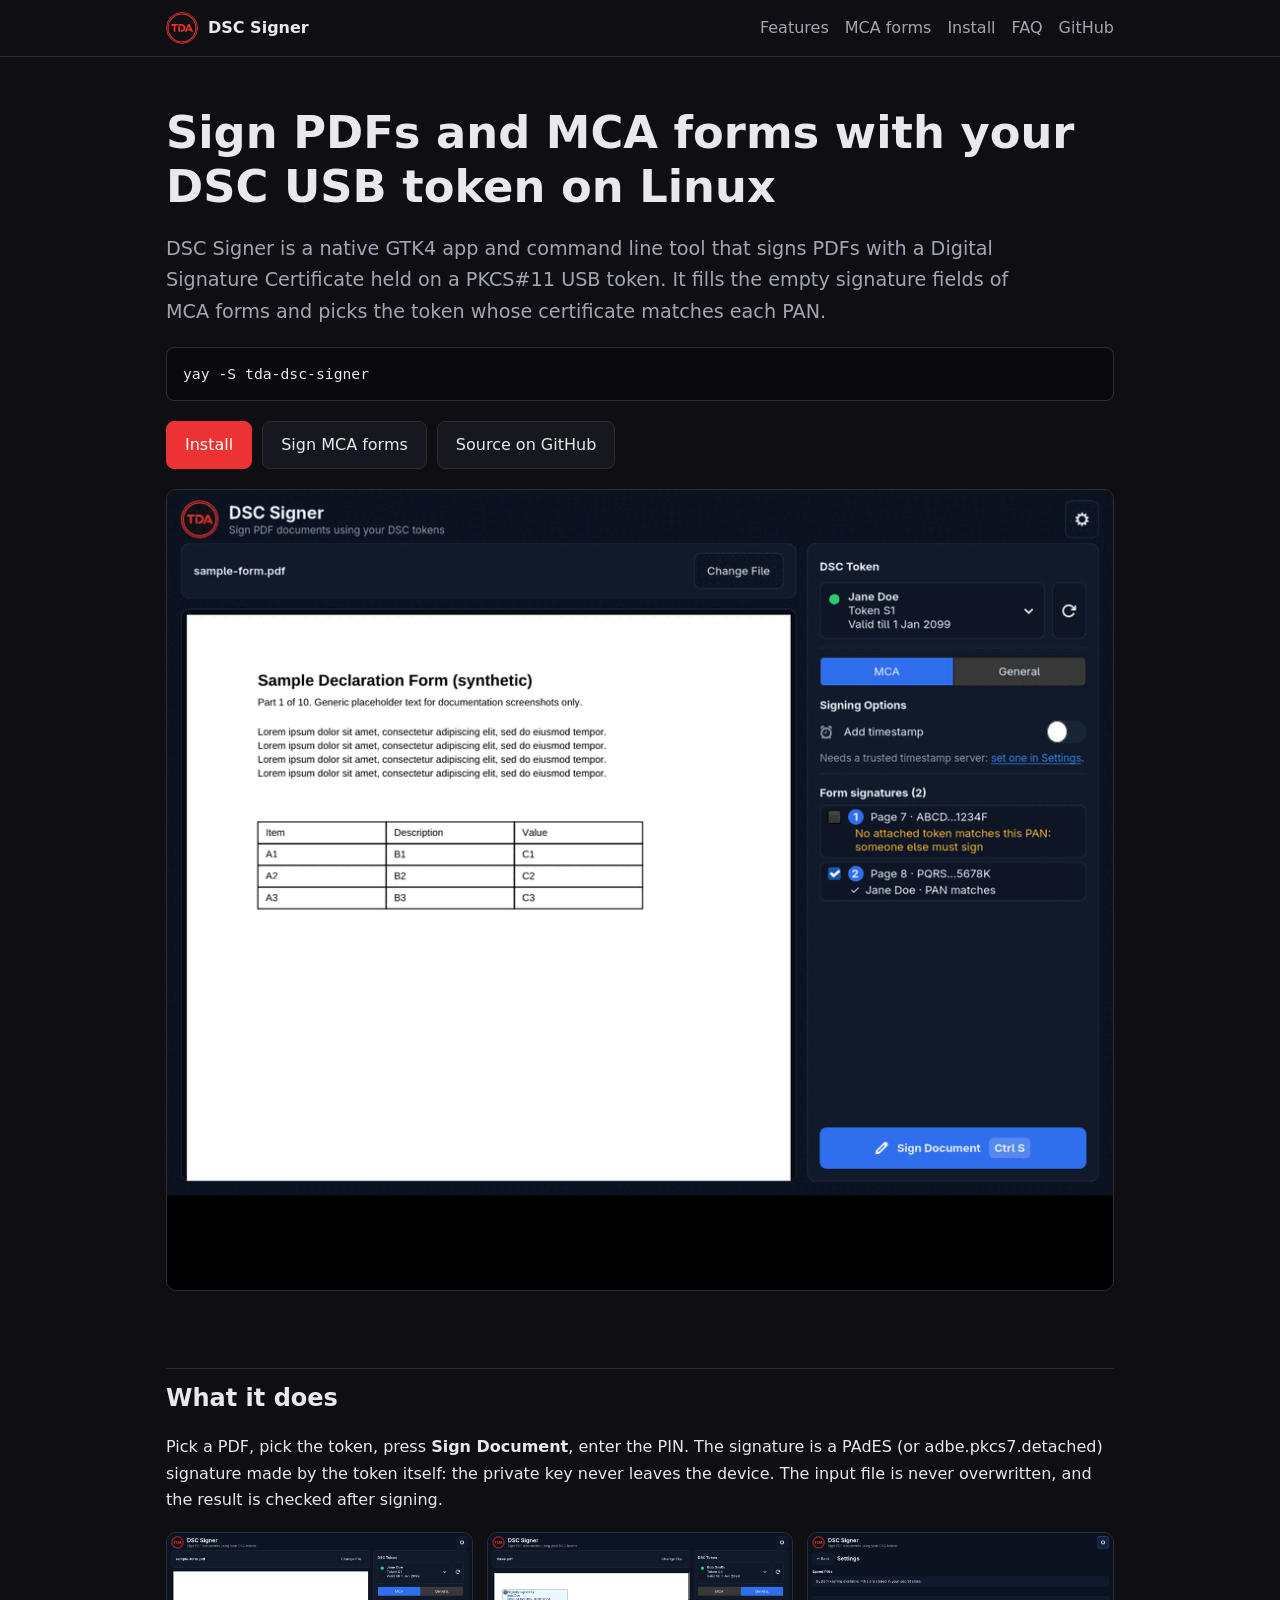
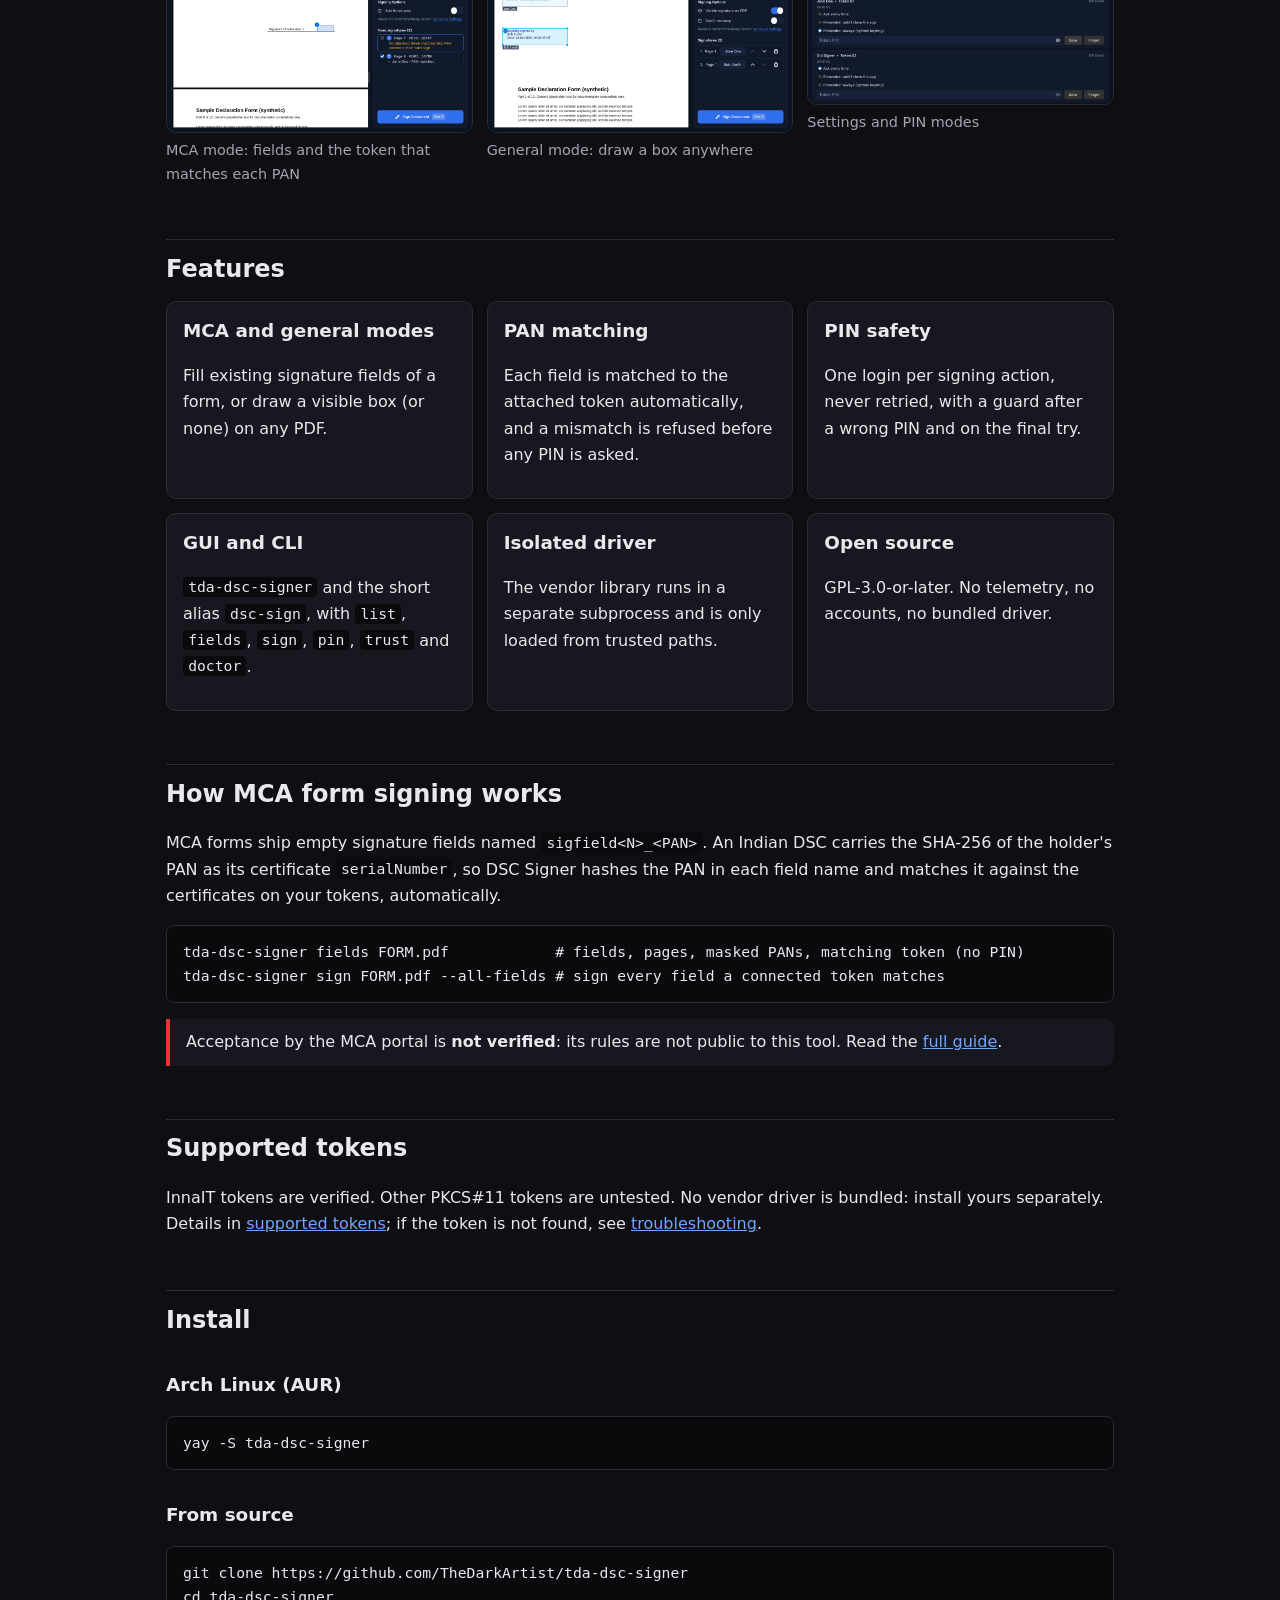
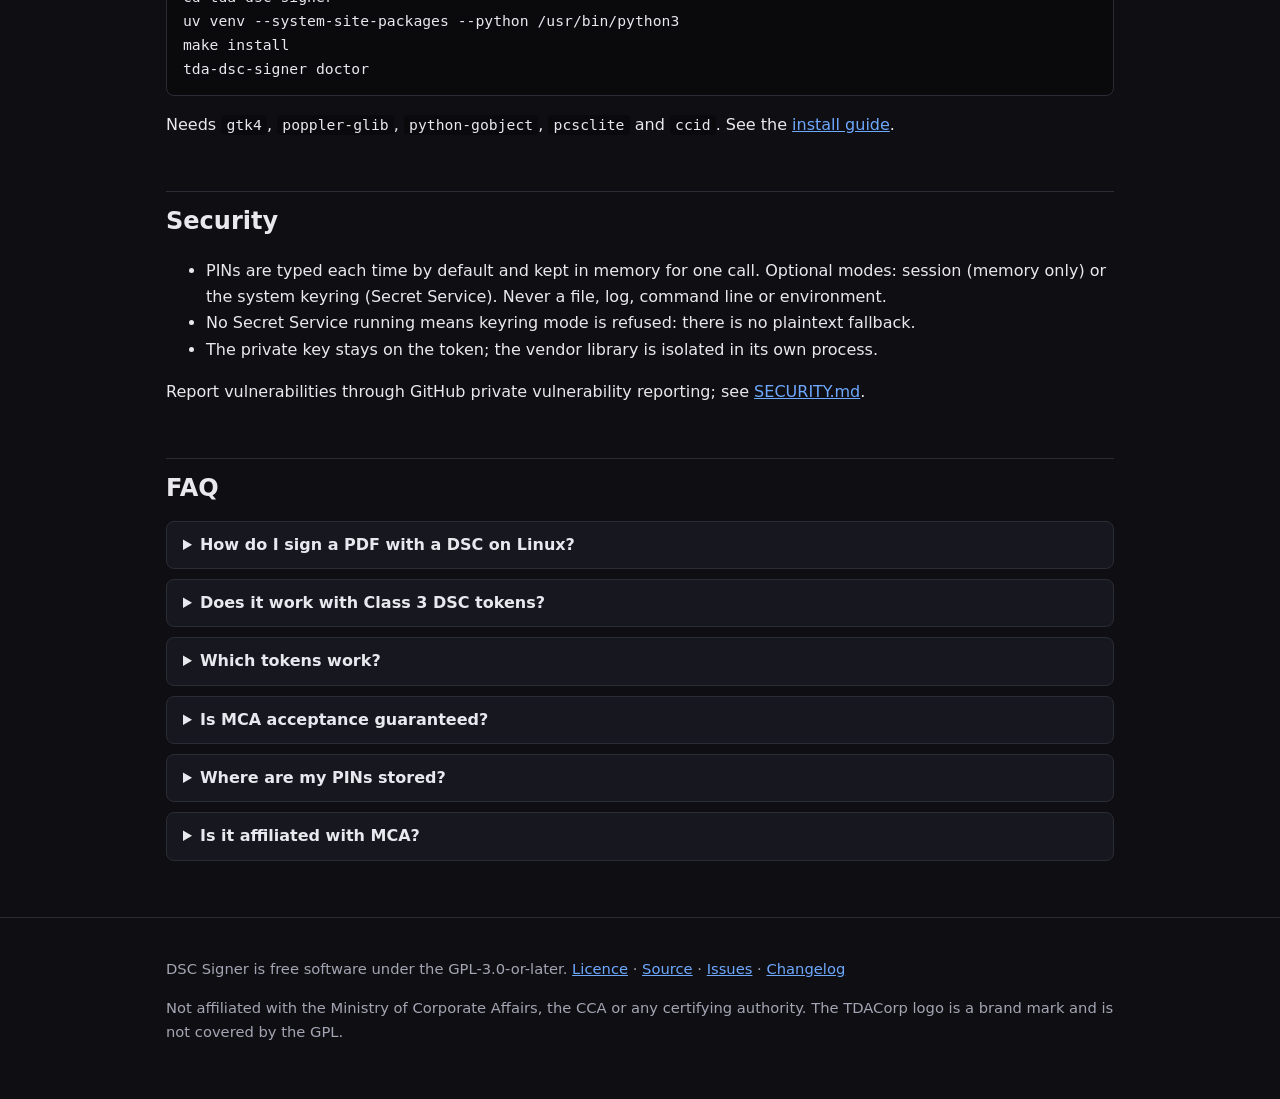
<file: docs/index.html>
<!doctype html>
<html lang="en">
<head>
<meta charset="utf-8">
<meta name="viewport" content="width=device-width,initial-scale=1">
<title>DSC Signer: sign PDFs and MCA forms with your DSC token on Linux</title>
<meta name="description" content="Free, open-source GTK4 app to sign PDFs and MCA forms with your DSC USB token on Linux. Matches PAN fields to your certificate; PINs are never stored.">
<link rel="canonical" href="https://thedarkartist.github.io/tda-dsc-signer/">
<meta name="theme-color" content="#0f0f13">
<link rel="icon" type="image/svg+xml" href="assets/favicon.svg">
<link rel="stylesheet" href="assets/style.css">
<meta property="og:type" content="website">
<meta property="og:site_name" content="DSC Signer">
<meta property="og:title" content="DSC Signer: sign PDFs and MCA forms with your DSC token on Linux">
<meta property="og:description" content="Free, open-source GTK4 app to sign PDFs and MCA forms with your DSC USB token on Linux. Matches PAN fields to your certificate; PINs are never stored.">
<meta property="og:url" content="https://thedarkartist.github.io/tda-dsc-signer/">
<meta property="og:image" content="https://thedarkartist.github.io/tda-dsc-signer/assets/social-preview.png">
<meta property="og:image:width" content="1280">
<meta property="og:image:height" content="640">
<meta name="twitter:card" content="summary_large_image">
<meta name="twitter:title" content="DSC Signer: sign PDFs and MCA forms with your DSC token on Linux">
<meta name="twitter:description" content="Free, open-source GTK4 app to sign PDFs and MCA forms with your DSC USB token on Linux. Matches PAN fields to your certificate; PINs are never stored.">
<meta name="twitter:image" content="https://thedarkartist.github.io/tda-dsc-signer/assets/social-preview.png">
<script type="application/ld+json">{"@context": "https://schema.org", "@type": "SoftwareApplication", "name": "DSC Signer", "applicationCategory": "SecurityApplication", "operatingSystem": "Linux", "description": "Free, open-source GTK4 app to sign PDFs and MCA forms with your DSC USB token on Linux. Matches PAN fields to your certificate; PINs are never stored.", "url": "https://thedarkartist.github.io/tda-dsc-signer/", "softwareVersion": "0.1.0", "license": "https://www.gnu.org/licenses/gpl-3.0.html", "downloadUrl": "https://github.com/TheDarkArtist/tda-dsc-signer", "codeRepository": "https://github.com/TheDarkArtist/tda-dsc-signer", "offers": {"@type": "Offer", "price": "0", "priceCurrency": "USD"}, "screenshot": ["https://thedarkartist.github.io/tda-dsc-signer/screenshots/mca-mode.png", "https://thedarkartist.github.io/tda-dsc-signer/screenshots/general-mode.png", "https://thedarkartist.github.io/tda-dsc-signer/screenshots/settings.png"], "author": {"@type": "Person", "name": "Kushagra Sharma", "alternateName": "TheDarkArtist"}}</script>
<script type="application/ld+json">{"@context": "https://schema.org", "@type": "FAQPage", "mainEntity": [{"@type": "Question", "name": "How do I sign a PDF with a DSC on Linux?", "acceptedAnswer": {"@type": "Answer", "text": "Install DSC Signer and your token vendor's PKCS#11 driver, plug in the token, open the PDF with tda-dsc-signer file.pdf, draw a signature box, press Sign Document and enter the token PIN. The signed copy is saved next to the original; the input is never overwritten. The same can be done from the command line with tda-dsc-signer sign."}}, {"@type": "Question", "name": "Does it work with Class 3 DSC tokens?", "acceptedAnswer": {"@type": "Answer", "text": "DSC Signer signs with whichever signing certificate your token's PKCS#11 driver exposes. The certificate class is decided by the authority that issued it, not by this tool. Only InnaIT tokens have been tested."}}, {"@type": "Question", "name": "Which tokens work?", "acceptedAnswer": {"@type": "Answer", "text": "InnaIT tokens are verified. Other PKCS#11 tokens (for example ePass2003, WatchData, eToken) are untested: they may work if their Linux driver is installed, but there is no confirmation. Reports are welcome on the issue tracker."}}, {"@type": "Question", "name": "Is MCA acceptance guaranteed?", "acceptedAnswer": {"@type": "Answer", "text": "No. Acceptance by the MCA portal is not verified: the portal's rules are not public to this tool. The signature format used for form fields is configurable with --format so it can be changed if the portal expects something else."}}, {"@type": "Question", "name": "Where are my PINs stored?", "acceptedAnswer": {"@type": "Answer", "text": "By default nowhere: the PIN is typed each time and kept in memory for one call. Optionally you can keep it for the session (memory only) or in the system Secret Service keyring (KeePassXC or gnome-keyring). A PIN is never written to a config file, log, command line or environment variable, and there is no plaintext fallback."}}, {"@type": "Question", "name": "Is it affiliated with MCA?", "acceptedAnswer": {"@type": "Answer", "text": "No. DSC Signer is an independent project and is not affiliated with the Ministry of Corporate Affairs, the CCA or any certifying authority."}}]}</script>
</head>
<body>
<a class="skip" href="#main">Skip to content</a>
<header class="top"><div class="wrap"><a class="brand" href="./"><img src="assets/favicon.svg" alt="" width="32" height="32">DSC Signer</a>
<nav aria-label="Main"><a href="#features">Features</a><a href="#mca">MCA forms</a><a href="#install">Install</a><a href="#faq">FAQ</a><a href="https://github.com/TheDarkArtist/tda-dsc-signer">GitHub</a></nav></div></header>
<main id="main" class="wrap">
<section class="hero">
<h1>Sign PDFs and MCA forms with your DSC USB token on Linux</h1>
<p class="lead">DSC Signer is a native GTK4 app and command line tool that signs PDFs with a Digital Signature Certificate held on a PKCS#11 USB token. It fills the empty signature fields of MCA forms and picks the token whose certificate matches each PAN.</p>
<pre><code>yay -S tda-dsc-signer</code></pre>
<div class="btns"><a class="btn p" href="#install">Install</a><a class="btn" href="guides/sign-mca-forms-linux.html">Sign MCA forms</a><a class="btn" href="https://github.com/TheDarkArtist/tda-dsc-signer">Source on GitHub</a></div>
<img class="demo" src="screenshots/demo.gif" alt="Demo: opening a form, ticking a field that matches the token, pressing Sign Document, entering the PIN and getting the result" width="960" height="812">
</section>

<h2 id="what">What it does</h2>
<p>Pick a PDF, pick the token, press <strong>Sign Document</strong>, enter the PIN. The signature is a PAdES (or adbe.pkcs7.detached) signature made by the token itself: the private key never leaves the device. The input file is never overwritten, and the result is checked after signing.</p>
<div class="shots">
<figure><img src="screenshots/mca-mode.png" alt="MCA mode listing the signature fields of a form with PAN matches" loading="lazy" width="1100" height="720"><figcaption>MCA mode: fields and the token that matches each PAN</figcaption></figure>
<figure><img src="screenshots/general-mode.png" alt="General mode with a signature box drawn on a PDF page" loading="lazy" width="1100" height="720"><figcaption>General mode: draw a box anywhere</figcaption></figure>
<figure><img src="screenshots/settings.png" alt="Settings window with saved PIN modes" loading="lazy" width="1100" height="620"><figcaption>Settings and PIN modes</figcaption></figure>
</div>

<h2 id="features">Features</h2>
<div class="grid">
<div class="card"><h3>MCA and general modes</h3><p>Fill existing signature fields of a form, or draw a visible box (or none) on any PDF.</p></div>
<div class="card"><h3>PAN matching</h3><p>Each field is matched to the attached token automatically, and a mismatch is refused before any PIN is asked.</p></div>
<div class="card"><h3>PIN safety</h3><p>One login per signing action, never retried, with a guard after a wrong PIN and on the final try.</p></div>
<div class="card"><h3>GUI and CLI</h3><p><code>tda-dsc-signer</code> and the short alias <code>dsc-sign</code>, with <code>list</code>, <code>fields</code>, <code>sign</code>, <code>pin</code>, <code>trust</code> and <code>doctor</code>.</p></div>
<div class="card"><h3>Isolated driver</h3><p>The vendor library runs in a separate subprocess and is only loaded from trusted paths.</p></div>
<div class="card"><h3>Open source</h3><p>GPL-3.0-or-later. No telemetry, no accounts, no bundled driver.</p></div>
</div>

<h2 id="mca">How MCA form signing works</h2>
<p>MCA forms ship empty signature fields named <code>sigfield&lt;N&gt;_&lt;PAN&gt;</code>. An Indian DSC carries the SHA-256 of the holder's PAN as its certificate <code>serialNumber</code>, so DSC Signer hashes the PAN in each field name and matches it against the certificates on your tokens, automatically.</p>
<pre><code>tda-dsc-signer fields FORM.pdf            # fields, pages, masked PANs, matching token (no PIN)
tda-dsc-signer sign FORM.pdf --all-fields # sign every field a connected token matches</code></pre>
<p class="note">Acceptance by the MCA portal is <strong>not verified</strong>: its rules are not public to this tool. Read the <a href="guides/sign-mca-forms-linux.html">full guide</a>.</p>

<h2 id="tokens">Supported tokens</h2>
<p>InnaIT tokens are verified. Other PKCS#11 tokens are untested. No vendor driver is bundled: install yours separately. Details in <a href="guides/supported-tokens.html">supported tokens</a>; if the token is not found, see <a href="guides/troubleshooting.html">troubleshooting</a>.</p>

<h2 id="install">Install</h2>
<h3>Arch Linux (AUR)</h3>
<pre><code>yay -S tda-dsc-signer</code></pre>
<h3>From source</h3>
<pre><code>git clone https://github.com/TheDarkArtist/tda-dsc-signer
cd tda-dsc-signer
uv venv --system-site-packages --python /usr/bin/python3
make install
tda-dsc-signer doctor</code></pre>
<p>Needs <code>gtk4</code>, <code>poppler-glib</code>, <code>python-gobject</code>, <code>pcsclite</code> and <code>ccid</code>. See the <a href="guides/install-arch-aur.html">install guide</a>.</p>

<h2 id="security">Security</h2>
<ul>
<li>PINs are typed each time by default and kept in memory for one call. Optional modes: session (memory only) or the system keyring (Secret Service). Never a file, log, command line or environment.</li>
<li>No Secret Service running means keyring mode is refused: there is no plaintext fallback.</li>
<li>The private key stays on the token; the vendor library is isolated in its own process.</li>
</ul>
<p>Report vulnerabilities through GitHub private vulnerability reporting; see <a href="https://github.com/TheDarkArtist/tda-dsc-signer/blob/main/SECURITY.md">SECURITY.md</a>.</p>

<h2 id="faq">FAQ</h2>
<details><summary>How do I sign a PDF with a DSC on Linux?</summary><p>Install DSC Signer and your token vendor's PKCS#11 driver, plug in the token, open the PDF with tda-dsc-signer file.pdf, draw a signature box, press Sign Document and enter the token PIN. The signed copy is saved next to the original; the input is never overwritten. The same can be done from the command line with tda-dsc-signer sign.</p></details>
<details><summary>Does it work with Class 3 DSC tokens?</summary><p>DSC Signer signs with whichever signing certificate your token's PKCS#11 driver exposes. The certificate class is decided by the authority that issued it, not by this tool. Only InnaIT tokens have been tested.</p></details>
<details><summary>Which tokens work?</summary><p>InnaIT tokens are verified. Other PKCS#11 tokens (for example ePass2003, WatchData, eToken) are untested: they may work if their Linux driver is installed, but there is no confirmation. Reports are welcome on the issue tracker.</p></details>
<details><summary>Is MCA acceptance guaranteed?</summary><p>No. Acceptance by the MCA portal is not verified: the portal's rules are not public to this tool. The signature format used for form fields is configurable with --format so it can be changed if the portal expects something else.</p></details>
<details><summary>Where are my PINs stored?</summary><p>By default nowhere: the PIN is typed each time and kept in memory for one call. Optionally you can keep it for the session (memory only) or in the system Secret Service keyring (KeePassXC or gnome-keyring). A PIN is never written to a config file, log, command line or environment variable, and there is no plaintext fallback.</p></details>
<details><summary>Is it affiliated with MCA?</summary><p>No. DSC Signer is an independent project and is not affiliated with the Ministry of Corporate Affairs, the CCA or any certifying authority.</p></details>
</main>
<footer><div class="wrap">
<p>DSC Signer is free software under the GPL-3.0-or-later. <a href="https://github.com/TheDarkArtist/tda-dsc-signer/blob/main/LICENSE">Licence</a> · <a href="https://github.com/TheDarkArtist/tda-dsc-signer">Source</a> · <a href="https://github.com/TheDarkArtist/tda-dsc-signer/issues">Issues</a> · <a href="https://github.com/TheDarkArtist/tda-dsc-signer/blob/main/CHANGELOG.md">Changelog</a></p>
<p>Not affiliated with the Ministry of Corporate Affairs, the CCA or any certifying authority. The TDACorp logo is a brand mark and is not covered by the GPL.</p>
</div></footer>
</body>
</html>
</file>
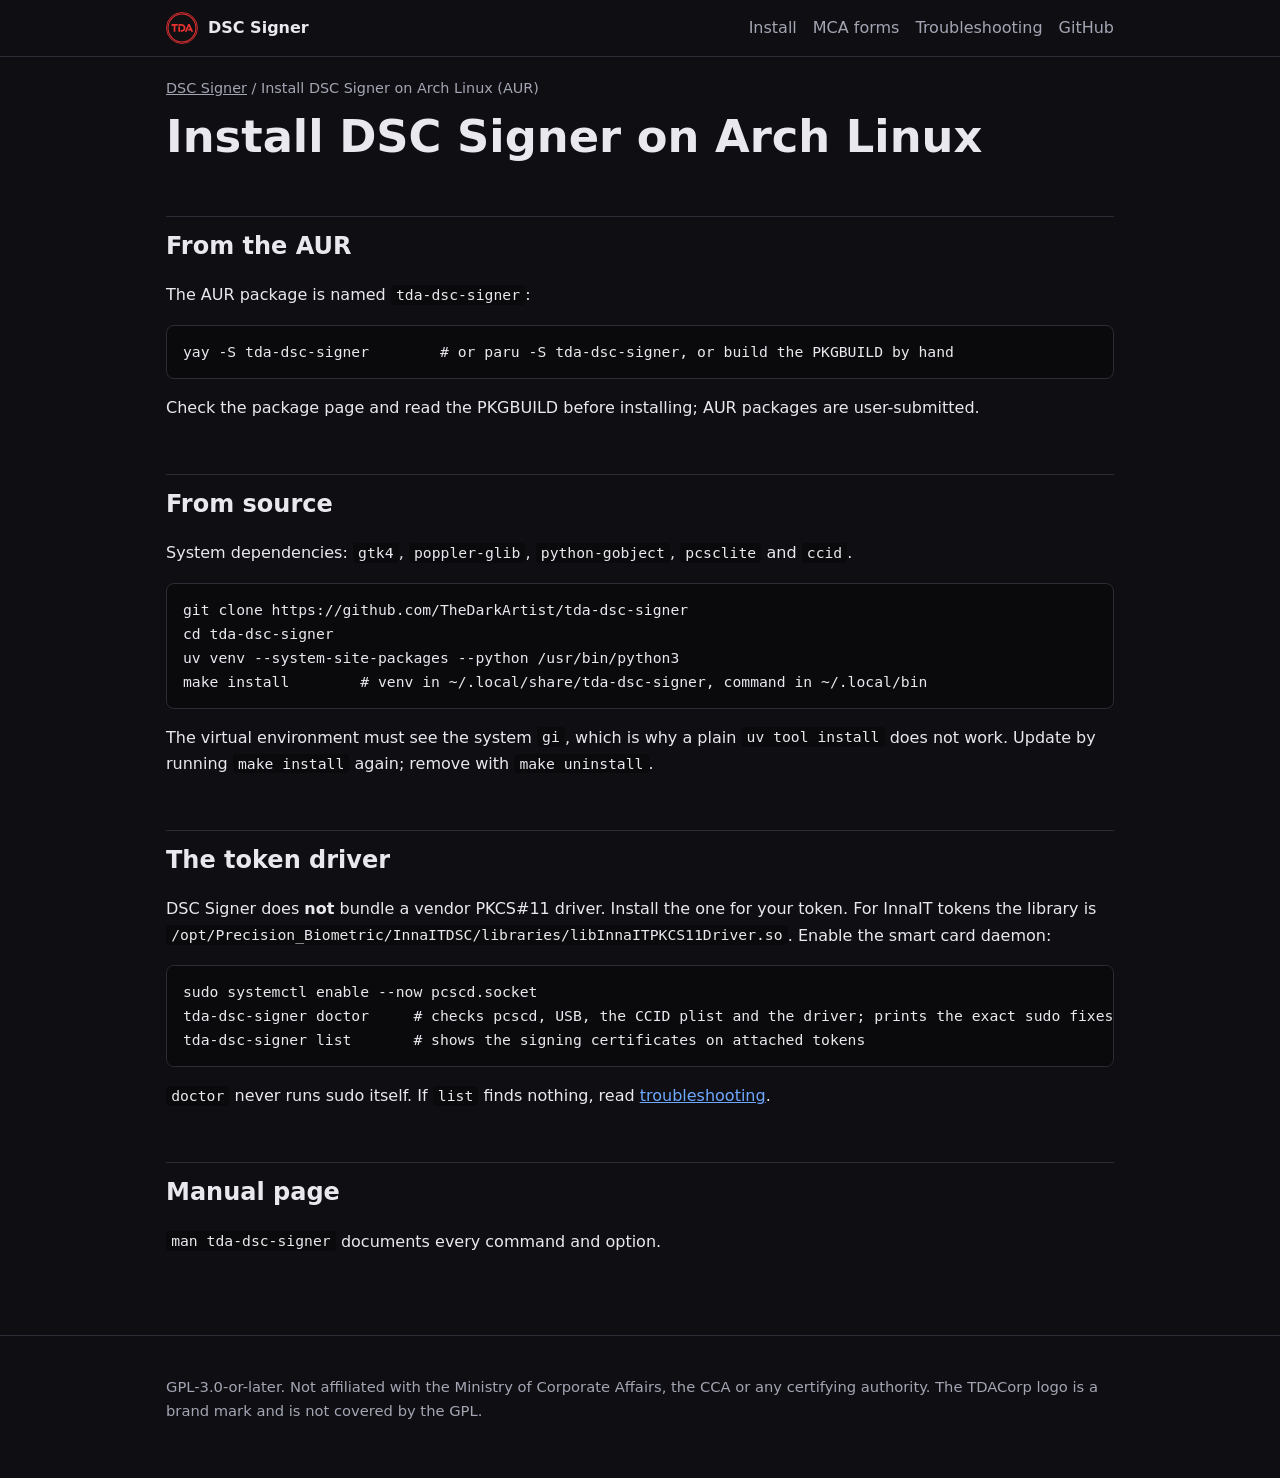
<file: docs/guides/install-arch-aur.html>
<!doctype html>
<html lang="en">
<head>
<meta charset="utf-8">
<meta name="viewport" content="width=device-width,initial-scale=1">
<title>Install DSC Signer on Arch Linux (AUR) | DSC Signer</title>
<meta name="description" content="Install the DSC Signer GTK4 PDF signer on Arch Linux from the AUR or from source, plus the token driver and pcscd setup it needs.">
<link rel="canonical" href="https://thedarkartist.github.io/tda-dsc-signer/guides/install-arch-aur.html">
<meta name="theme-color" content="#0f0f13">
<link rel="icon" type="image/svg+xml" href="../assets/favicon.svg">
<link rel="stylesheet" href="../assets/style.css">
<meta property="og:type" content="article">
<meta property="og:site_name" content="DSC Signer">
<meta property="og:title" content="Install DSC Signer on Arch Linux (AUR) | DSC Signer">
<meta property="og:description" content="Install the DSC Signer GTK4 PDF signer on Arch Linux from the AUR or from source, plus the token driver and pcscd setup it needs.">
<meta property="og:url" content="https://thedarkartist.github.io/tda-dsc-signer/guides/install-arch-aur.html">
<meta property="og:image" content="https://thedarkartist.github.io/tda-dsc-signer/assets/social-preview.png">
<meta name="twitter:card" content="summary_large_image">
<meta name="twitter:title" content="Install DSC Signer on Arch Linux (AUR) | DSC Signer">
<meta name="twitter:description" content="Install the DSC Signer GTK4 PDF signer on Arch Linux from the AUR or from source, plus the token driver and pcscd setup it needs.">
<meta name="twitter:image" content="https://thedarkartist.github.io/tda-dsc-signer/assets/social-preview.png">
<script type="application/ld+json">{"@context": "https://schema.org", "@type": "BreadcrumbList", "itemListElement": [{"@type": "ListItem", "position": 1, "name": "DSC Signer", "item": "https://thedarkartist.github.io/tda-dsc-signer/"}, {"@type": "ListItem", "position": 2, "name": "Install DSC Signer on Arch Linux (AUR)", "item": "https://thedarkartist.github.io/tda-dsc-signer/guides/install-arch-aur.html"}]}</script>
</head>
<body>
<a class="skip" href="#main">Skip to content</a>
<header class="top"><div class="wrap"><a class="brand" href="../index.html"><img src="../assets/favicon.svg" alt="" width="32" height="32">DSC Signer</a>
<nav aria-label="Main"><a href="../index.html#install">Install</a><a href="sign-mca-forms-linux.html">MCA forms</a>
<a href="troubleshooting.html">Troubleshooting</a><a href="https://github.com/TheDarkArtist/tda-dsc-signer">GitHub</a></nav></div></header>
<main id="main" class="wrap">
<p class="crumbs"><a href="../index.html">DSC Signer</a> / Install DSC Signer on Arch Linux (AUR)</p>
<article>
<h1>Install DSC Signer on Arch Linux</h1>
<h2>From the AUR</h2>
<p>The AUR package is named <code>tda-dsc-signer</code>:</p>
<pre><code>yay -S tda-dsc-signer        # or paru -S tda-dsc-signer, or build the PKGBUILD by hand</code></pre>
<p>Check the package page and read the PKGBUILD before installing; AUR packages are user-submitted.</p>
<h2>From source</h2>
<p>System dependencies: <code>gtk4</code>, <code>poppler-glib</code>, <code>python-gobject</code>, <code>pcsclite</code> and <code>ccid</code>.</p>
<pre><code>git clone https://github.com/TheDarkArtist/tda-dsc-signer
cd tda-dsc-signer
uv venv --system-site-packages --python /usr/bin/python3
make install        # venv in ~/.local/share/tda-dsc-signer, command in ~/.local/bin</code></pre>
<p>The virtual environment must see the system <code>gi</code>, which is why a plain <code>uv tool install</code> does not work. Update by running <code>make install</code> again; remove with <code>make uninstall</code>.</p>
<h2>The token driver</h2>
<p>DSC Signer does <strong>not</strong> bundle a vendor PKCS#11 driver. Install the one for your token. For InnaIT tokens the library is <code>/opt/Precision_Biometric/InnaITDSC/libraries/libInnaITPKCS11Driver.so</code>. Enable the smart card daemon:</p>
<pre><code>sudo systemctl enable --now pcscd.socket
tda-dsc-signer doctor     # checks pcscd, USB, the CCID plist and the driver; prints the exact sudo fixes
tda-dsc-signer list       # shows the signing certificates on attached tokens</code></pre>
<p><code>doctor</code> never runs sudo itself. If <code>list</code> finds nothing, read <a href="troubleshooting.html">troubleshooting</a>.</p>
<h2>Manual page</h2>
<p><code>man tda-dsc-signer</code> documents every command and option.</p>
</article>
</main>
<footer><div class="wrap"><p>GPL-3.0-or-later. Not affiliated with the Ministry of Corporate Affairs, the CCA or any certifying authority.
The TDACorp logo is a brand mark and is not covered by the GPL.</p></div></footer>
</body>
</html>
</file>
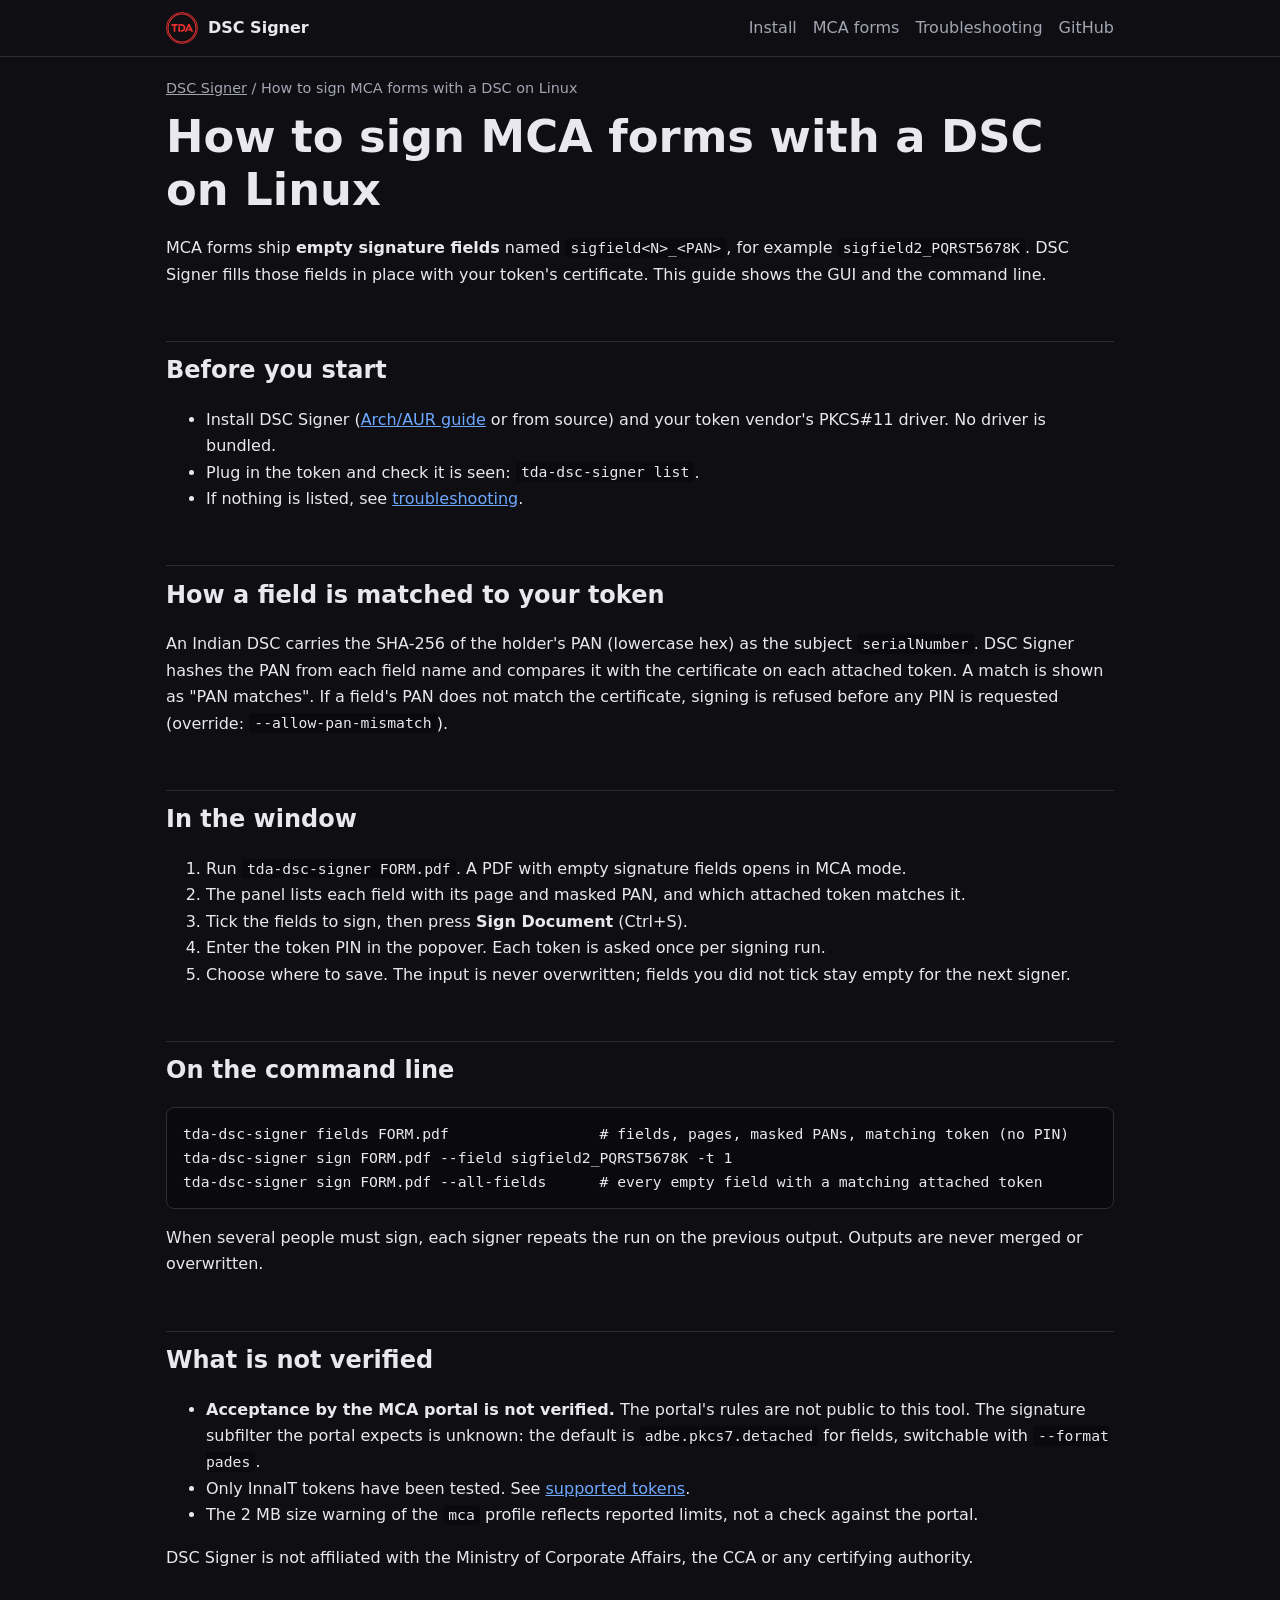
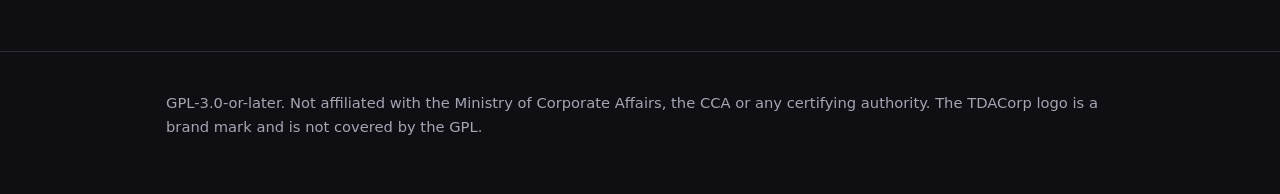
<file: docs/guides/sign-mca-forms-linux.html>
<!doctype html>
<html lang="en">
<head>
<meta charset="utf-8">
<meta name="viewport" content="width=device-width,initial-scale=1">
<title>How to sign MCA forms with a DSC on Linux | DSC Signer</title>
<meta name="description" content="Step by step: sign the empty signature fields of an MCA form with a DSC USB token on Linux. PAN matching, GUI and command line, and what is unverified.">
<link rel="canonical" href="https://thedarkartist.github.io/tda-dsc-signer/guides/sign-mca-forms-linux.html">
<meta name="theme-color" content="#0f0f13">
<link rel="icon" type="image/svg+xml" href="../assets/favicon.svg">
<link rel="stylesheet" href="../assets/style.css">
<meta property="og:type" content="article">
<meta property="og:site_name" content="DSC Signer">
<meta property="og:title" content="How to sign MCA forms with a DSC on Linux | DSC Signer">
<meta property="og:description" content="Step by step: sign the empty signature fields of an MCA form with a DSC USB token on Linux. PAN matching, GUI and command line, and what is unverified.">
<meta property="og:url" content="https://thedarkartist.github.io/tda-dsc-signer/guides/sign-mca-forms-linux.html">
<meta property="og:image" content="https://thedarkartist.github.io/tda-dsc-signer/assets/social-preview.png">
<meta name="twitter:card" content="summary_large_image">
<meta name="twitter:title" content="How to sign MCA forms with a DSC on Linux | DSC Signer">
<meta name="twitter:description" content="Step by step: sign the empty signature fields of an MCA form with a DSC USB token on Linux. PAN matching, GUI and command line, and what is unverified.">
<meta name="twitter:image" content="https://thedarkartist.github.io/tda-dsc-signer/assets/social-preview.png">
<script type="application/ld+json">{"@context": "https://schema.org", "@type": "BreadcrumbList", "itemListElement": [{"@type": "ListItem", "position": 1, "name": "DSC Signer", "item": "https://thedarkartist.github.io/tda-dsc-signer/"}, {"@type": "ListItem", "position": 2, "name": "How to sign MCA forms with a DSC on Linux", "item": "https://thedarkartist.github.io/tda-dsc-signer/guides/sign-mca-forms-linux.html"}]}</script>
</head>
<body>
<a class="skip" href="#main">Skip to content</a>
<header class="top"><div class="wrap"><a class="brand" href="../index.html"><img src="../assets/favicon.svg" alt="" width="32" height="32">DSC Signer</a>
<nav aria-label="Main"><a href="../index.html#install">Install</a><a href="sign-mca-forms-linux.html">MCA forms</a>
<a href="troubleshooting.html">Troubleshooting</a><a href="https://github.com/TheDarkArtist/tda-dsc-signer">GitHub</a></nav></div></header>
<main id="main" class="wrap">
<p class="crumbs"><a href="../index.html">DSC Signer</a> / How to sign MCA forms with a DSC on Linux</p>
<article>
<h1>How to sign MCA forms with a DSC on Linux</h1>
<p>MCA forms ship <strong>empty signature fields</strong> named <code>sigfield&lt;N&gt;_&lt;PAN&gt;</code>, for example <code>sigfield2_PQRST5678K</code>. DSC Signer fills those fields in place with your token's certificate. This guide shows the GUI and the command line.</p>
<h2>Before you start</h2>
<ul><li>Install DSC Signer (<a href="install-arch-aur.html">Arch/AUR guide</a> or from source) and your token vendor's PKCS#11 driver. No driver is bundled.</li><li>Plug in the token and check it is seen: <code>tda-dsc-signer list</code>.</li><li>If nothing is listed, see <a href="troubleshooting.html">troubleshooting</a>.</li></ul>
<h2>How a field is matched to your token</h2>
<p>An Indian DSC carries the SHA-256 of the holder's PAN (lowercase hex) as the subject <code>serialNumber</code>. DSC Signer hashes the PAN from each field name and compares it with the certificate on each attached token. A match is shown as "PAN matches". If a field's PAN does not match the certificate, signing is refused before any PIN is requested (override: <code>--allow-pan-mismatch</code>).</p>
<h2>In the window</h2>
<ol><li>Run <code>tda-dsc-signer FORM.pdf</code>. A PDF with empty signature fields opens in MCA mode.</li><li>The panel lists each field with its page and masked PAN, and which attached token matches it.</li><li>Tick the fields to sign, then press <strong>Sign Document</strong> (Ctrl+S).</li><li>Enter the token PIN in the popover. Each token is asked once per signing run.</li><li>Choose where to save. The input is never overwritten; fields you did not tick stay empty for the next signer.</li></ol>
<h2>On the command line</h2>
<pre><code>tda-dsc-signer fields FORM.pdf                 # fields, pages, masked PANs, matching token (no PIN)
tda-dsc-signer sign FORM.pdf --field sigfield2_PQRST5678K -t 1
tda-dsc-signer sign FORM.pdf --all-fields      # every empty field with a matching attached token</code></pre>
<p>When several people must sign, each signer repeats the run on the previous output. Outputs are never merged or overwritten.</p>
<h2>What is not verified</h2>
<ul><li><strong>Acceptance by the MCA portal is not verified.</strong> The portal's rules are not public to this tool. The signature subfilter the portal expects is unknown: the default is <code>adbe.pkcs7.detached</code> for fields, switchable with <code>--format pades</code>.</li><li>Only InnaIT tokens have been tested. See <a href="supported-tokens.html">supported tokens</a>.</li><li>The 2 MB size warning of the <code>mca</code> profile reflects reported limits, not a check against the portal.</li></ul>
<p>DSC Signer is not affiliated with the Ministry of Corporate Affairs, the CCA or any certifying authority.</p>
</article>
</main>
<footer><div class="wrap"><p>GPL-3.0-or-later. Not affiliated with the Ministry of Corporate Affairs, the CCA or any certifying authority.
The TDACorp logo is a brand mark and is not covered by the GPL.</p></div></footer>
</body>
</html>
</file>
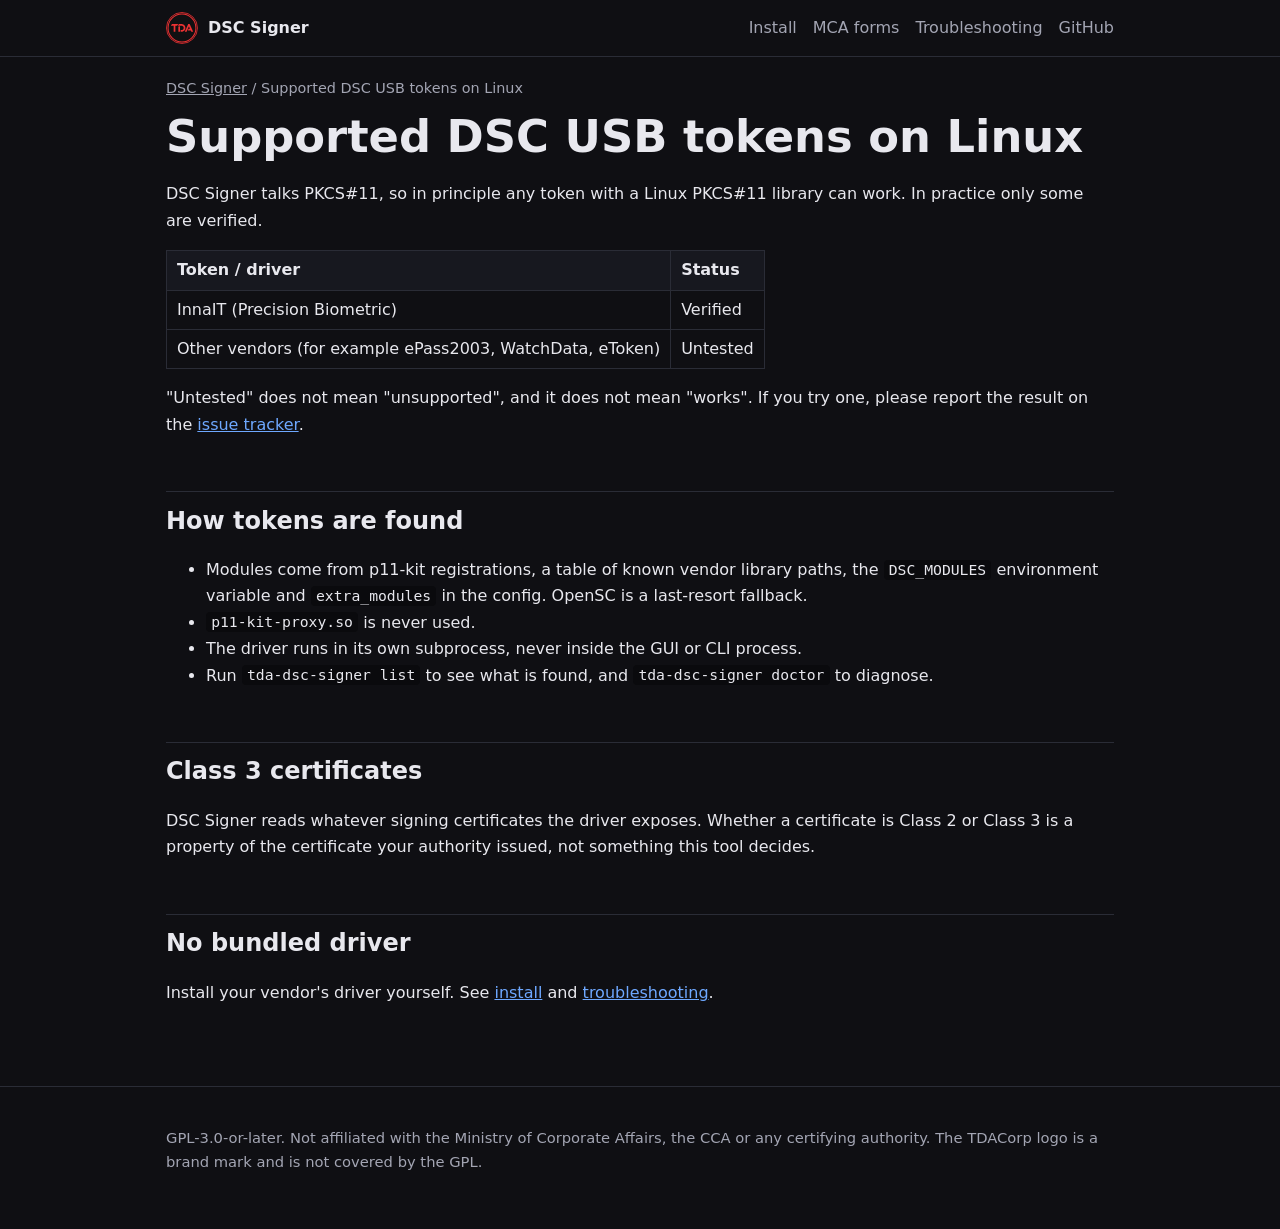
<file: docs/guides/supported-tokens.html>
<!doctype html>
<html lang="en">
<head>
<meta charset="utf-8">
<meta name="viewport" content="width=device-width,initial-scale=1">
<title>Supported DSC USB tokens on Linux | DSC Signer</title>
<meta name="description" content="Which DSC USB tokens work with DSC Signer on Linux: InnaIT is verified, others are untested. How tokens are found and how to report your token.">
<link rel="canonical" href="https://thedarkartist.github.io/tda-dsc-signer/guides/supported-tokens.html">
<meta name="theme-color" content="#0f0f13">
<link rel="icon" type="image/svg+xml" href="../assets/favicon.svg">
<link rel="stylesheet" href="../assets/style.css">
<meta property="og:type" content="article">
<meta property="og:site_name" content="DSC Signer">
<meta property="og:title" content="Supported DSC USB tokens on Linux | DSC Signer">
<meta property="og:description" content="Which DSC USB tokens work with DSC Signer on Linux: InnaIT is verified, others are untested. How tokens are found and how to report your token.">
<meta property="og:url" content="https://thedarkartist.github.io/tda-dsc-signer/guides/supported-tokens.html">
<meta property="og:image" content="https://thedarkartist.github.io/tda-dsc-signer/assets/social-preview.png">
<meta name="twitter:card" content="summary_large_image">
<meta name="twitter:title" content="Supported DSC USB tokens on Linux | DSC Signer">
<meta name="twitter:description" content="Which DSC USB tokens work with DSC Signer on Linux: InnaIT is verified, others are untested. How tokens are found and how to report your token.">
<meta name="twitter:image" content="https://thedarkartist.github.io/tda-dsc-signer/assets/social-preview.png">
<script type="application/ld+json">{"@context": "https://schema.org", "@type": "BreadcrumbList", "itemListElement": [{"@type": "ListItem", "position": 1, "name": "DSC Signer", "item": "https://thedarkartist.github.io/tda-dsc-signer/"}, {"@type": "ListItem", "position": 2, "name": "Supported DSC USB tokens on Linux", "item": "https://thedarkartist.github.io/tda-dsc-signer/guides/supported-tokens.html"}]}</script>
</head>
<body>
<a class="skip" href="#main">Skip to content</a>
<header class="top"><div class="wrap"><a class="brand" href="../index.html"><img src="../assets/favicon.svg" alt="" width="32" height="32">DSC Signer</a>
<nav aria-label="Main"><a href="../index.html#install">Install</a><a href="sign-mca-forms-linux.html">MCA forms</a>
<a href="troubleshooting.html">Troubleshooting</a><a href="https://github.com/TheDarkArtist/tda-dsc-signer">GitHub</a></nav></div></header>
<main id="main" class="wrap">
<p class="crumbs"><a href="../index.html">DSC Signer</a> / Supported DSC USB tokens on Linux</p>
<article>
<h1>Supported DSC USB tokens on Linux</h1>
<p>DSC Signer talks PKCS#11, so in principle any token with a Linux PKCS#11 library can work. In practice only some are verified.</p>
<table><thead><tr><th>Token / driver</th><th>Status</th></tr></thead><tbody><tr><td>InnaIT (Precision Biometric)</td><td>Verified</td></tr><tr><td>Other vendors (for example ePass2003, WatchData, eToken)</td><td>Untested</td></tr></tbody></table>
<p>"Untested" does not mean "unsupported", and it does not mean "works". If you try one, please report the result on the <a href="https://github.com/TheDarkArtist/tda-dsc-signer/issues">issue tracker</a>.</p>
<h2>How tokens are found</h2>
<ul><li>Modules come from p11-kit registrations, a table of known vendor library paths, the <code>DSC_MODULES</code> environment variable and <code>extra_modules</code> in the config. OpenSC is a last-resort fallback.</li><li><code>p11-kit-proxy.so</code> is never used.</li><li>The driver runs in its own subprocess, never inside the GUI or CLI process.</li><li>Run <code>tda-dsc-signer list</code> to see what is found, and <code>tda-dsc-signer doctor</code> to diagnose.</li></ul>
<h2>Class 3 certificates</h2>
<p>DSC Signer reads whatever signing certificates the driver exposes. Whether a certificate is Class 2 or Class 3 is a property of the certificate your authority issued, not something this tool decides.</p>
<h2>No bundled driver</h2>
<p>Install your vendor's driver yourself. See <a href="install-arch-aur.html">install</a> and <a href="troubleshooting.html">troubleshooting</a>.</p>
</article>
</main>
<footer><div class="wrap"><p>GPL-3.0-or-later. Not affiliated with the Ministry of Corporate Affairs, the CCA or any certifying authority.
The TDACorp logo is a brand mark and is not covered by the GPL.</p></div></footer>
</body>
</html>
</file>
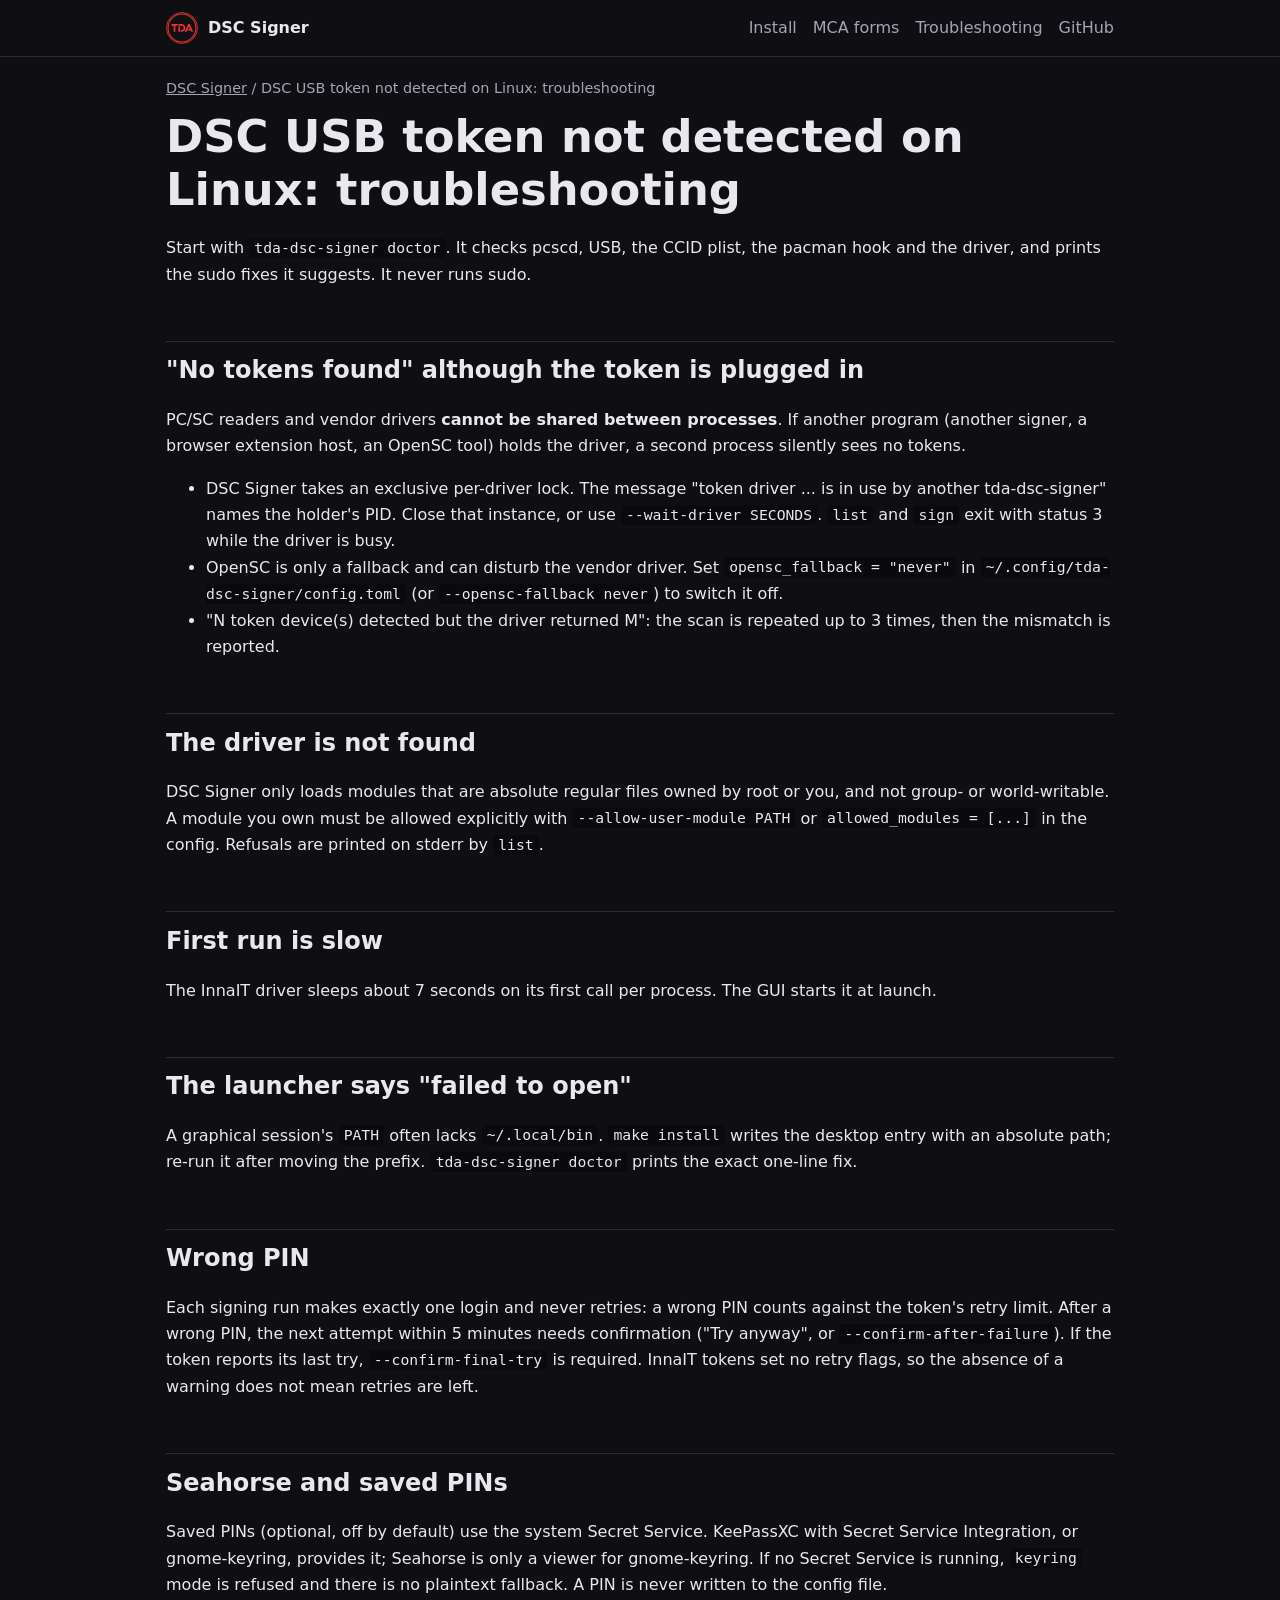
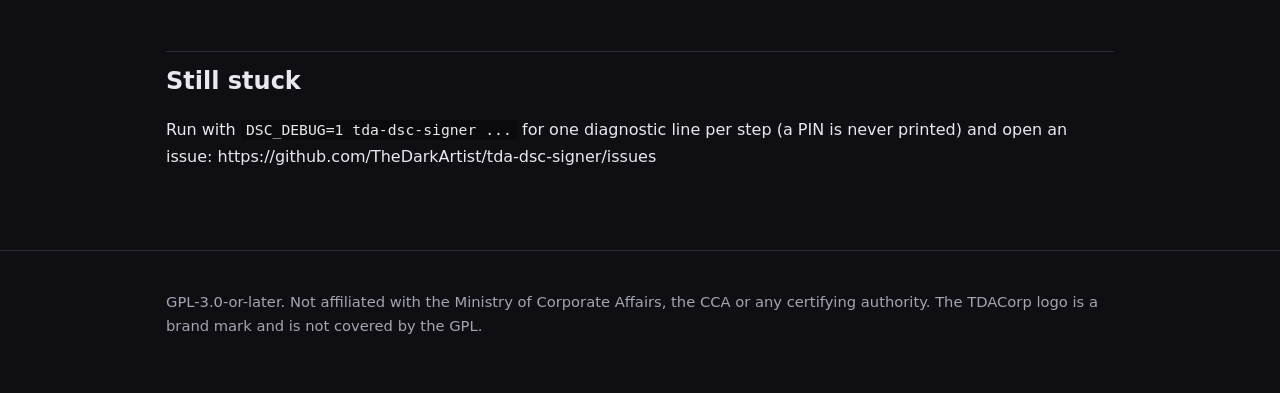
<file: docs/guides/troubleshooting.html>
<!doctype html>
<html lang="en">
<head>
<meta charset="utf-8">
<meta name="viewport" content="width=device-width,initial-scale=1">
<title>DSC USB token not detected on Linux: troubleshooting | DSC Signer</title>
<meta name="description" content="Fix a DSC USB token that is not detected on Linux: pcscd, CCID, the vendor driver, driver clashes between programs, launcher PATH and Seahorse notes.">
<link rel="canonical" href="https://thedarkartist.github.io/tda-dsc-signer/guides/troubleshooting.html">
<meta name="theme-color" content="#0f0f13">
<link rel="icon" type="image/svg+xml" href="../assets/favicon.svg">
<link rel="stylesheet" href="../assets/style.css">
<meta property="og:type" content="article">
<meta property="og:site_name" content="DSC Signer">
<meta property="og:title" content="DSC USB token not detected on Linux: troubleshooting | DSC Signer">
<meta property="og:description" content="Fix a DSC USB token that is not detected on Linux: pcscd, CCID, the vendor driver, driver clashes between programs, launcher PATH and Seahorse notes.">
<meta property="og:url" content="https://thedarkartist.github.io/tda-dsc-signer/guides/troubleshooting.html">
<meta property="og:image" content="https://thedarkartist.github.io/tda-dsc-signer/assets/social-preview.png">
<meta name="twitter:card" content="summary_large_image">
<meta name="twitter:title" content="DSC USB token not detected on Linux: troubleshooting | DSC Signer">
<meta name="twitter:description" content="Fix a DSC USB token that is not detected on Linux: pcscd, CCID, the vendor driver, driver clashes between programs, launcher PATH and Seahorse notes.">
<meta name="twitter:image" content="https://thedarkartist.github.io/tda-dsc-signer/assets/social-preview.png">
<script type="application/ld+json">{"@context": "https://schema.org", "@type": "BreadcrumbList", "itemListElement": [{"@type": "ListItem", "position": 1, "name": "DSC Signer", "item": "https://thedarkartist.github.io/tda-dsc-signer/"}, {"@type": "ListItem", "position": 2, "name": "DSC USB token not detected on Linux: troubleshooting", "item": "https://thedarkartist.github.io/tda-dsc-signer/guides/troubleshooting.html"}]}</script>
</head>
<body>
<a class="skip" href="#main">Skip to content</a>
<header class="top"><div class="wrap"><a class="brand" href="../index.html"><img src="../assets/favicon.svg" alt="" width="32" height="32">DSC Signer</a>
<nav aria-label="Main"><a href="../index.html#install">Install</a><a href="sign-mca-forms-linux.html">MCA forms</a>
<a href="troubleshooting.html">Troubleshooting</a><a href="https://github.com/TheDarkArtist/tda-dsc-signer">GitHub</a></nav></div></header>
<main id="main" class="wrap">
<p class="crumbs"><a href="../index.html">DSC Signer</a> / DSC USB token not detected on Linux: troubleshooting</p>
<article>
<h1>DSC USB token not detected on Linux: troubleshooting</h1>
<p>Start with <code>tda-dsc-signer doctor</code>. It checks pcscd, USB, the CCID plist, the pacman hook and the driver, and prints the sudo fixes it suggests. It never runs sudo.</p>
<h2>"No tokens found" although the token is plugged in</h2>
<p>PC/SC readers and vendor drivers <strong>cannot be shared between processes</strong>. If another program (another signer, a browser extension host, an OpenSC tool) holds the driver, a second process silently sees no tokens.</p>
<ul><li>DSC Signer takes an exclusive per-driver lock. The message "token driver ... is in use by another tda-dsc-signer" names the holder's PID. Close that instance, or use <code>--wait-driver SECONDS</code>. <code>list</code> and <code>sign</code> exit with status 3 while the driver is busy.</li><li>OpenSC is only a fallback and can disturb the vendor driver. Set <code>opensc_fallback = "never"</code> in <code>~/.config/tda-dsc-signer/config.toml</code> (or <code>--opensc-fallback never</code>) to switch it off.</li><li>"N token device(s) detected but the driver returned M": the scan is repeated up to 3 times, then the mismatch is reported.</li></ul>
<h2>The driver is not found</h2>
<p>DSC Signer only loads modules that are absolute regular files owned by root or you, and not group- or world-writable. A module you own must be allowed explicitly with <code>--allow-user-module PATH</code> or <code>allowed_modules = [...]</code> in the config. Refusals are printed on stderr by <code>list</code>.</p>
<h2>First run is slow</h2>
<p>The InnaIT driver sleeps about 7 seconds on its first call per process. The GUI starts it at launch.</p>
<h2>The launcher says "failed to open"</h2>
<p>A graphical session's <code>PATH</code> often lacks <code>~/.local/bin</code>. <code>make install</code> writes the desktop entry with an absolute path; re-run it after moving the prefix. <code>tda-dsc-signer doctor</code> prints the exact one-line fix.</p>
<h2>Wrong PIN</h2>
<p>Each signing run makes exactly one login and never retries: a wrong PIN counts against the token's retry limit. After a wrong PIN, the next attempt within 5 minutes needs confirmation ("Try anyway", or <code>--confirm-after-failure</code>). If the token reports its last try, <code>--confirm-final-try</code> is required. InnaIT tokens set no retry flags, so the absence of a warning does not mean retries are left.</p>
<h2>Seahorse and saved PINs</h2>
<p>Saved PINs (optional, off by default) use the system Secret Service. KeePassXC with Secret Service Integration, or gnome-keyring, provides it; Seahorse is only a viewer for gnome-keyring. If no Secret Service is running, <code>keyring</code> mode is refused and there is no plaintext fallback. A PIN is never written to the config file.</p>
<h2>Still stuck</h2>
<p>Run with <code>DSC_DEBUG=1 tda-dsc-signer ...</code> for one diagnostic line per step (a PIN is never printed) and open an issue: https://github.com/TheDarkArtist/tda-dsc-signer/issues</p>
</article>
</main>
<footer><div class="wrap"><p>GPL-3.0-or-later. Not affiliated with the Ministry of Corporate Affairs, the CCA or any certifying authority.
The TDACorp logo is a brand mark and is not covered by the GPL.</p></div></footer>
</body>
</html>
</file>
<file: docs/assets/style.css>
:root{--bg:#0f0f13;--panel:#17181f;--line:#2a2c36;--fg:#e8e8ee;--mut:#a3a5b3;--acc:#ec3233;--link:#6ea8ff;--code:#0a0a0d}
*{box-sizing:border-box}
html{scroll-behavior:smooth}
body{margin:0;background:var(--bg);color:var(--fg);font:16px/1.65 system-ui,-apple-system,"Segoe UI",Roboto,"Noto Sans",sans-serif}
a{color:var(--link)}a:hover{color:#9cc2ff}
:focus-visible{outline:2px solid var(--link);outline-offset:2px}
.wrap{max-width:980px;margin:0 auto;padding:0 16px}
.skip{position:absolute;left:-999px}.skip:focus{left:8px;top:8px;background:#fff;color:#000;padding:6px 10px;z-index:9}
header.top{border-bottom:1px solid var(--line)}
header.top .wrap{display:flex;align-items:center;gap:12px;padding:12px 16px;flex-wrap:wrap}
header.top a.brand{display:flex;align-items:center;gap:10px;color:var(--fg);text-decoration:none;font-weight:700}
header.top img{width:32px;height:32px}
header.top nav{margin-left:auto;display:flex;gap:16px;flex-wrap:wrap}
header.top nav a{color:var(--mut);text-decoration:none}header.top nav a:hover{color:var(--fg)}
h1{font-size:clamp(1.9rem,5vw,2.8rem);line-height:1.2;margin:.2em 0 .4em}
h2{font-size:1.5rem;margin:2.2em 0 .5em;padding-top:.4em;border-top:1px solid var(--line)}
h3{font-size:1.15rem;margin:1.6em 0 .3em}
.hero{padding:40px 0 24px}.hero p.lead{font-size:1.2rem;color:var(--mut);max-width:44em}
pre,code{font-family:ui-monospace,"DejaVu Sans Mono",Menlo,Consolas,monospace}
code{background:var(--code);padding:.1em .35em;border-radius:4px;font-size:.92em}
pre{background:var(--code);border:1px solid var(--line);border-radius:8px;padding:14px 16px;overflow-x:auto;line-height:1.5}
pre code{background:none;padding:0}
.btns{display:flex;gap:10px;flex-wrap:wrap;margin:20px 0}
.btn{display:inline-block;padding:10px 18px;border-radius:8px;border:1px solid var(--line);color:var(--fg);text-decoration:none;background:var(--panel)}
.btn.p{background:var(--acc);border-color:var(--acc);color:#fff}
.btn:hover{filter:brightness(1.15);color:#fff}
.demo,.shots img{max-width:100%;height:auto;border:1px solid var(--line);border-radius:10px;display:block}
.shots{display:grid;grid-template-columns:repeat(auto-fit,minmax(280px,1fr));gap:14px;margin:18px 0}
.shots figure{margin:0}.shots figcaption{color:var(--mut);font-size:.9rem;margin-top:6px}
.grid{display:grid;grid-template-columns:repeat(auto-fit,minmax(260px,1fr));gap:14px}
.card{background:var(--panel);border:1px solid var(--line);border-radius:10px;padding:14px 16px}
.card h3{margin-top:0}
.note{border-left:4px solid var(--acc);background:var(--panel);padding:10px 16px;border-radius:0 8px 8px 0}
details{background:var(--panel);border:1px solid var(--line);border-radius:8px;padding:10px 16px;margin:10px 0}
summary{cursor:pointer;font-weight:600}
table{border-collapse:collapse;width:100%;display:block;overflow-x:auto}
th,td{border:1px solid var(--line);padding:6px 10px;text-align:left;vertical-align:top}
th{background:var(--panel)}
.crumbs{color:var(--mut);font-size:.9rem;margin:20px 0 0}.crumbs a{color:var(--mut)}
footer{border-top:1px solid var(--line);margin-top:56px;padding:24px 0 40px;color:var(--mut);font-size:.92rem}
article{padding-bottom:8px}
</file>
